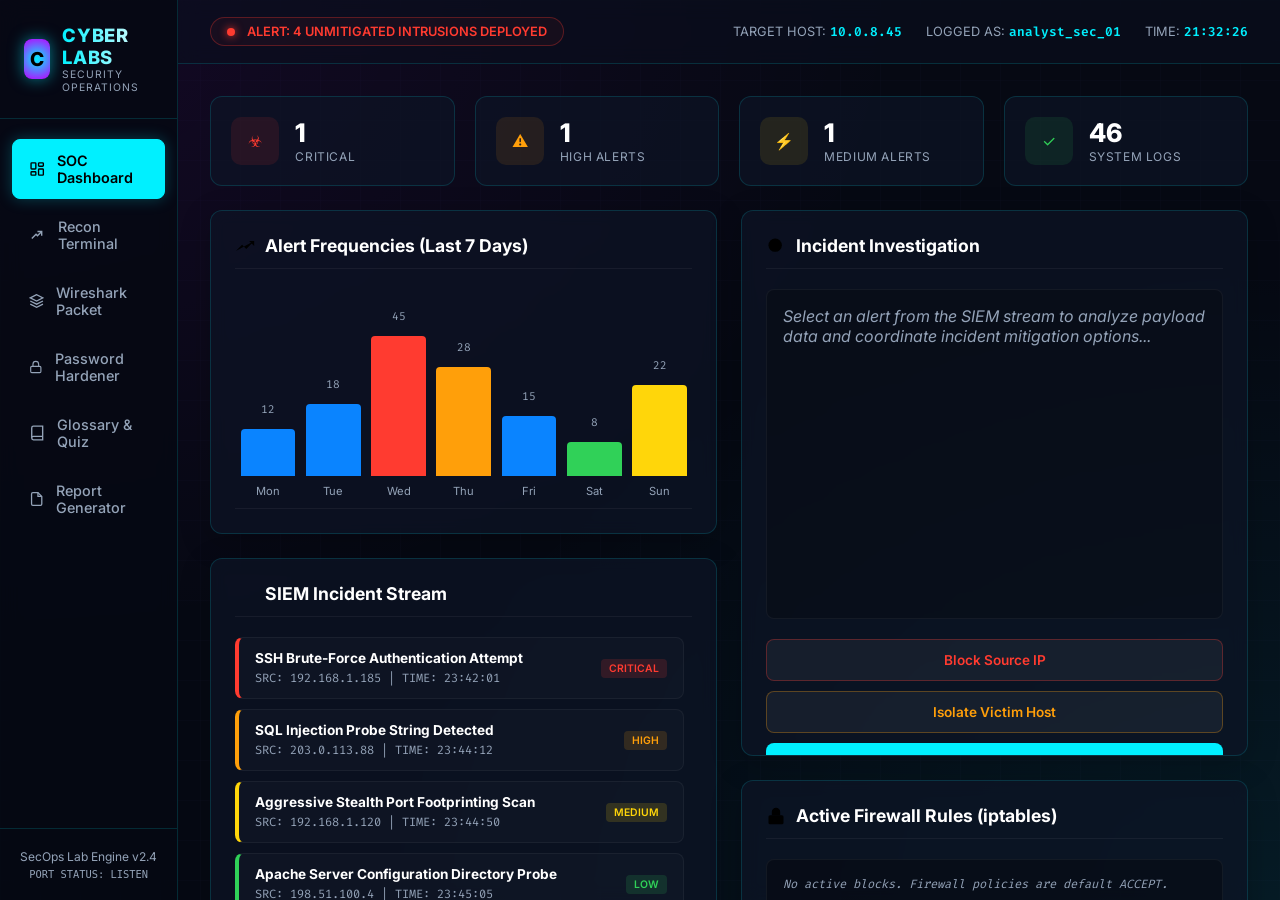
<file: P1/index.html>
<!DOCTYPE html>
<html lang="en">
<head>
  <meta charset="UTF-8">
  <meta name="viewport" content="width=device-width, initial-scale=1.0">
  <title>Cyber Operations Center | Interactive SecOps Lab</title>
  <link rel="stylesheet" href="styles.css">
</head>
<body>

  <div id="app-container">
    
    <!-- Sidebar Navigation -->
    <aside id="sidebar">
      <div class="sidebar-header">
        <div class="logo-icon">C</div>
        <div class="logo-text">
          <h1>CYBER LABS</h1>
          <p>Security Operations</p>
        </div>
      </div>
      
      <nav class="nav-menu">
        <li class="nav-item active" data-tab="soc">
          <svg viewBox="0 0 24 24"><rect x="3" y="3" width="7" height="9" rx="1"/><rect x="14" y="3" width="7" height="5" rx="1"/><rect x="14" y="12" width="7" height="9" rx="1"/><rect x="3" y="16" width="7" height="5" rx="1"/></svg>
          SOC Dashboard
        </li>
        <li class="nav-item" data-tab="recon">
          <svg viewBox="0 0 24 24"><polyline points="4 17 10 11 12 13 18 7"/><polyline points="12 7 18 7 18 13"/></svg>
          Recon Terminal
        </li>
        <li class="nav-item" data-tab="wireshark">
          <svg viewBox="0 0 24 24"><path d="M12 2L2 7l10 5 10-5-10-5zM2 17l10 5 10-5M2 12l10 5 10-5"/></svg>
          Wireshark Packet
        </li>
        <li class="nav-item" data-tab="password">
          <svg viewBox="0 0 24 24"><rect x="3" y="11" width="18" height="11" rx="2" ry="2"/><path d="M7 11V7a5 5 0 0 1 10 0v4"/></svg>
          Password Hardener
        </li>
        <li class="nav-item" data-tab="glossary">
          <svg viewBox="0 0 24 24"><path d="M4 19.5A2.5 2.5 0 0 1 6.5 17H20M4 4.5A2.5 2.5 0 0 1 6.5 2H20v20H6.5a2.5 2.5 0 0 1-2.5-2.5v-15z"/></svg>
          Glossary & Quiz
        </li>
        <li class="nav-item" data-tab="report">
          <svg viewBox="0 0 24 24"><path d="M14 2H6a2 2 0 0 0-2 2v16a2 2 0 0 0 2 2h12a2 2 0 0 0 2-2V8z"/><polyline points="14 2 14 8 20 8"/></svg>
          Report Generator
        </li>
      </nav>
      
      <div class="sidebar-footer">
        <p>SecOps Lab Engine v2.4</p>
        <p style="margin-top: 4px; font-family: monospace; font-size: 0.65rem;">PORT STATUS: LISTEN</p>
      </div>
    </aside>
    
    <!-- Main Dashboard Body -->
    <main id="main-content">
      
      <!-- Top Bar Status Indicators -->
      <header id="topbar">
        <div class="system-status" id="sys-status-indicator">
          <div class="status-dot"></div>
          <span id="sys-status-text">SECURE: SYSTEM STATUS NORMAL</span>
        </div>
        
        <div class="topbar-info">
          <div class="info-item">TARGET HOST: <span id="current-target-ip">10.0.8.45</span></div>
          <div class="info-item">LOGGED AS: <span>analyst_sec_01</span></div>
          <div class="info-item">TIME: <span id="live-clock">23:45:57</span></div>
        </div>
      </header>
      
      <!-- TAB 1: SOC DASHBOARD -->
      <section id="tab-soc" class="tab-view active">
        <!-- Stat Row -->
        <div class="soc-stats">
          <div class="stat-widget critical">
            <div class="stat-icon">☣</div>
            <div class="stat-info">
              <div class="stat-value" id="count-critical">4</div>
              <div class="stat-label">Critical</div>
            </div>
          </div>
          <div class="stat-widget high">
            <div class="stat-icon">⚠</div>
            <div class="stat-info">
              <div class="stat-value" id="count-high">12</div>
              <div class="stat-label">High Alerts</div>
            </div>
          </div>
          <div class="stat-widget medium">
            <div class="stat-icon">⚡</div>
            <div class="stat-info">
              <div class="stat-value" id="count-medium">22</div>
              <div class="stat-label">Medium Alerts</div>
            </div>
          </div>
          <div class="stat-widget low">
            <div class="stat-icon">✓</div>
            <div class="stat-info">
              <div class="stat-value" id="count-low">45</div>
              <div class="stat-label">System Logs</div>
            </div>
          </div>
        </div>
        
        <!-- Dashboard Grid -->
        <div class="grid-2">
          <!-- Left Column: Chart & Feed -->
          <div style="display: flex; flex-direction: column; gap: 24px;">
            <!-- Alert Trend Card -->
            <div class="card">
              <h2 class="card-title">
                <svg viewBox="0 0 24 24"><polyline points="23 6 13.5 15.5 8.5 10.5 1 18"/><polyline points="17 6 23 6 23 12"/></svg>
                Alert Frequencies (Last 7 Days)
              </h2>
              <div class="chart-container">
                <div class="chart-bar-wrap">
                  <div class="chart-bar-value">12</div>
                  <div class="chart-bar" style="height: 25%; background: var(--info);"></div>
                  <div class="chart-bar-label">Mon</div>
                </div>
                <div class="chart-bar-wrap">
                  <div class="chart-bar-value">18</div>
                  <div class="chart-bar" style="height: 38%; background: var(--info);"></div>
                  <div class="chart-bar-label">Tue</div>
                </div>
                <div class="chart-bar-wrap">
                  <div class="chart-bar-value">45</div>
                  <div class="chart-bar" style="height: 90%; background: var(--critical);"></div>
                  <div class="chart-bar-label">Wed</div>
                </div>
                <div class="chart-bar-wrap">
                  <div class="chart-bar-value">28</div>
                  <div class="chart-bar" style="height: 58%; background: var(--high);"></div>
                  <div class="chart-bar-label">Thu</div>
                </div>
                <div class="chart-bar-wrap">
                  <div class="chart-bar-value">15</div>
                  <div class="chart-bar" style="height: 32%; background: var(--info);"></div>
                  <div class="chart-bar-label">Fri</div>
                </div>
                <div class="chart-bar-wrap">
                  <div class="chart-bar-value">8</div>
                  <div class="chart-bar" style="height: 18%; background: var(--low);"></div>
                  <div class="chart-bar-label">Sat</div>
                </div>
                <div class="chart-bar-wrap">
                  <div class="chart-bar-value">22</div>
                  <div class="chart-bar" style="height: 48%; background: var(--medium);"></div>
                  <div class="chart-bar-label">Sun</div>
                </div>
              </div>
            </div>
            
            <!-- Live SIEM Logs -->
            <div class="card" style="flex-grow: 1;">
              <h2 class="card-title">
                <svg viewBox="0 0 24 24"><line x1="8" y1="6" x2="21" y2="6"/><line x1="8" y1="12" x2="21" y2="12"/><line x1="8" y1="18" x2="21" y2="18"/><line x1="3" y1="6" x2="3.01" y2="6"/><line x1="3" y1="12" x2="3.01" y2="12"/><line x1="3" y1="18" x2="3.01" y2="18"/></svg>
                SIEM Incident Stream
              </h2>
              <div class="alert-feed" id="siem-alert-feed">
                <!-- Log entries will be populated by JS -->
              </div>
            </div>
          </div>
          
          <!-- Right Column: Details & Actions -->
          <div style="display: flex; flex-direction: column; gap: 24px;">
            <!-- Investigation Desk -->
            <div class="card" style="flex-grow: 1;">
              <h2 class="card-title">
                <svg viewBox="0 0 24 24"><circle cx="11" cy="11" r="8"/><line x1="21" y1="21" x2="16.65" y2="16.65"/></svg>
                Incident Investigation
              </h2>
              <div class="soc-incident-panel">
                <div class="incident-details" id="incident-details-box">
                  <p style="color: var(--text-muted); font-style: italic;">Select an alert from the SIEM stream to analyze payload data and coordinate incident mitigation options...</p>
                </div>
                <div class="soc-actions">
                  <button class="soc-action-btn btn-block-ip" id="btn-block-ip" disabled>Block Source IP</button>
                  <button class="soc-action-btn btn-isolate-host" id="btn-isolate-host" disabled>Isolate Victim Host</button>
                  <button class="soc-action-btn btn-resolve" id="btn-resolve-alert" disabled>Mark Incident Resolved</button>
                </div>
              </div>
            </div>
            
            <!-- Firewall Panel -->
            <div class="card">
              <h2 class="card-title">
                <svg viewBox="0 0 24 24"><rect x="3" y="11" width="18" height="11" rx="2" ry="2"/><path d="M7 11V7a5 5 0 0 1 10 0v4"/></svg>
                Active Firewall Rules (iptables)
              </h2>
              <div class="firewall-log-box" id="firewall-rules-list">
                <!-- Firewall list populated by JS -->
                <div class="firewall-rule" style="color: var(--text-muted); font-style: italic;">No active blocks. Firewall policies are default ACCEPT.</div>
              </div>
            </div>
          </div>
        </div>
      </section>
      
      <!-- TAB 2: RECONNAISSANCE TERMINAL -->
      <section id="tab-recon" class="tab-view">
        <div class="card" style="margin-bottom: 24px;">
          <h2 class="card-title">
            <svg viewBox="0 0 24 24"><polyline points="4 17 10 11 12 13 18 7"/><polyline points="12 7 18 7 18 13"/></svg>
            Command Line Active Reconnaissance Simulator
          </h2>
          <p style="font-size: 0.85rem; color: var(--text-muted); margin-bottom: 16px;">
            Simulate running vulnerability scanning and footprinting tools on a mock destination environment (<span style="color: var(--primary); font-family: monospace;">10.0.8.45</span>). Type <span style="font-family: monospace; color: var(--primary);">help</span> to view available terminal command options.
          </p>
          
          <div class="terminal-window">
            <div class="terminal-header">
              <div class="terminal-title">
                <span style="display: inline-block; width: 8px; height: 8px; border-radius: 50%; background: var(--terminal-text); box-shadow: 0 0 8px var(--terminal-text);"></span>
                bash -- analyst@secops-terminal:~
              </div>
              <div class="terminal-controls">
                <span class="term-dot"></span>
                <span class="term-dot yellow"></span>
                <span class="term-dot green"></span>
              </div>
            </div>
            <div class="terminal-body" id="term-body">
              <div class="term-line">SecOps Console OS v1.0.8-kali (tty1)</div>
              <div class="term-line">Initialize active host scanning procedures on safe simulation environments.</div>
              <div class="term-line">Type "help" for interactive guidance.</div>
              <div class="term-line"></div>
              
              <div class="term-input-line">
                <span class="term-prompt">analyst@secops:~$</span>
                <input type="text" class="term-input" id="terminal-input" autofocus autocomplete="off" spellcheck="false">
              </div>
            </div>
          </div>
        </div>
        
        <!-- Flags Reference Table -->
        <div class="card">
          <h2 class="card-title">
            <svg viewBox="0 0 24 24"><path d="M4 19.5A2.5 2.5 0 0 1 6.5 17H20M4 4.5A2.5 2.5 0 0 1 6.5 2H20v20H6.5a2.5 2.5 0 0 1-2.5-2.5v-15z"/></svg>
            Interactive Port Scan Reference Card
          </h2>
          <p style="font-size: 0.85rem; color: var(--text-muted);">Click on a command below to copy it directly into your simulation terminal console above.</p>
          
          <table class="flag-table">
            <thead>
              <tr>
                <th>Command Type</th>
                <th>CLI Snippet (Click to Prefill)</th>
                <th>Function Description</th>
              </tr>
            </thead>
            <tbody>
              <tr>
                <td><strong>Nmap TCP Syn Scan</strong></td>
                <td><code class="flag-badge" style="cursor: pointer;" onclick="prefillTerminal('nmap -sS -p 80,443,8080 10.0.8.45')">nmap -sS -p 80,443,8080 10.0.8.45</code></td>
                <td>Perform stealthy TCP SYN port scan against ports 80, 443, and 8080.</td>
              </tr>
              <tr>
                <td><strong>Nmap Service Version Check</strong></td>
                <td><code class="flag-badge" style="cursor: pointer;" onclick="prefillTerminal('nmap -sV -O 10.0.8.45')">nmap -sV -O 10.0.8.45</code></td>
                <td>Determine operating system footprint and service software version strings.</td>
              </tr>
              <tr>
                <td><strong>Nmap Full Scan</strong></td>
                <td><code class="flag-badge" style="cursor: pointer;" onclick="prefillTerminal('nmap -A -p- 10.0.8.45')">nmap -A -p- 10.0.8.45</code></td>
                <td>Aggressive comprehensive scan (OS detection, version scanning, script scanning, traceroute) for all ports.</td>
              </tr>
              <tr>
                <td><strong>Nikto Vulnerability Scan</strong></td>
                <td><code class="flag-badge" style="cursor: pointer;" onclick="prefillTerminal('nikto -h http://10.0.8.45')">nikto -h http://10.0.8.45</code></td>
                <td>Assess web servers for outdated scripts, default config directories, and CGI items.</td>
              </tr>
              <tr>
                <td><strong>Nikto Custom Port Scan</strong></td>
                <td><code class="flag-badge" style="cursor: pointer;" onclick="prefillTerminal('nikto -h http://10.0.8.45 -p 8080')">nikto -h http://10.0.8.45 -p 8080</code></td>
                <td>Run Nikto vulnerability scanning operations specifically targeted to port 8080.</td>
              </tr>
            </tbody>
          </table>
        </div>
      </section>
      
      <!-- TAB 3: WIRESHARK PACKET ANALYZER -->
      <section id="tab-wireshark" class="tab-view">
        <div class="card" style="margin-bottom: 24px;">
          <h2 class="card-title">
            <svg viewBox="0 0 24 24"><path d="M12 2L2 7l10 5 10-5-10-5zM2 17l10 5 10-5M2 12l10 5 10-5"/></svg>
            Wireshark Packet Stream Analyzer & Decryptor
          </h2>
          <p style="font-size: 0.85rem; color: var(--text-muted); margin-bottom: 16px;">
            Analyze raw traffic captures between internal subnets. Toggle target packets to drill down into structural layers (IP/TCP headers) and read hex payload dumps.
          </p>
          
          <div class="wireshark-container">
            <!-- Wireshark Control/Filters Toolbar -->
            <div class="wireshark-toolbar">
              <span style="font-size: 0.75rem; color: var(--text-muted); font-weight: bold; text-transform: uppercase;">Load Session Stream:</span>
              <button class="wireshark-btn active-ws" onclick="loadPacketStream('auth')">HTTP Login Credentials Capture</button>
              <button class="wireshark-btn" onclick="loadPacketStream('sqli')">SQL Injection Attempt Capture</button>
              <button class="wireshark-btn" onclick="loadPacketStream('ddos')">DDoS Flood Capture</button>
            </div>
            
            <!-- Packet List -->
            <div class="packet-table-wrapper">
              <table class="packet-table">
                <thead>
                  <tr>
                    <th style="width: 50px;">No.</th>
                    <th style="width: 80px;">Time</th>
                    <th style="width: 130px;">Source</th>
                    <th style="width: 130px;">Destination</th>
                    <th style="width: 80px;">Protocol</th>
                    <th style="width: 60px;">Length</th>
                    <th>Info</th>
                  </tr>
                </thead>
                <tbody id="wireshark-packet-body">
                  <!-- Packets populated by JS -->
                </tbody>
              </table>
            </div>
            
            <!-- Wireshark Detail Panes -->
            <div class="wireshark-panes">
              <!-- Frame details -->
              <div class="detail-pane" id="wireshark-tree-pane">
                <div class="detail-node" style="color: var(--text-muted); font-style: italic;">
                  Select a packet to view decoded header breakdown fields...
                </div>
              </div>
              
              <!-- Hex Dump pane -->
              <div class="hex-pane" id="wireshark-hex-pane">
                <div style="color: var(--text-muted); font-style: italic;">
                  Select a packet to inspect binary hex structure representation...
                </div>
              </div>
            </div>
          </div>
          
          <!-- Packet Analysis Challenge -->
          <div class="challenge-banner">
            <div>
              <h3 style="font-size: 0.95rem; color: #fff; margin-bottom: 4px;">🎯 Laboratory Challenge: Find the Leaked Credentials</h3>
              <p style="font-size: 0.75rem; color: var(--text-muted); max-width: 650px;">
                Analyze the "HTTP Login Credentials Capture" stream. Find the insecure HTTP POST packet, scroll down into the hex/ASCII payload representation, identify the leaked plaintext username and password credentials, and submit them below!
              </p>
            </div>
            <div class="challenge-input-box">
              <input type="text" class="challenge-input" id="challenge-flag-input" placeholder="Format: username:password">
              <button class="btn btn-primary" onclick="checkChallengeFlag()">Submit Flag</button>
            </div>
          </div>
        </div>
      </section>
      
      <!-- TAB 4: PASSWORD HARDENING SIMULATOR -->
      <section id="tab-password" class="tab-view">
        <div class="grid-2">
          <!-- Password Input & Metrics -->
          <div class="card">
            <h2 class="card-title">
              <svg viewBox="0 0 24 24"><rect x="3" y="11" width="18" height="11" rx="2" ry="2"/><path d="M7 11V7a5 5 0 0 1 10 0v4"/></svg>
              Real-Time Entropy & Crack Time Analyzer
            </h2>
            <p style="font-size: 0.85rem; color: var(--text-muted); margin-bottom: 20px;">
              Input custom passwords to calculate brute-force calculations based on dictionary lists, keyboard patterns, and Shannon entropy scores.
            </p>
            
            <div class="pwd-input-wrap">
              <input type="password" class="pwd-input" id="pwd-input-field" placeholder="Enter target password to analyze...">
              <button class="pwd-toggle-btn" id="pwd-toggle-visibility" onclick="togglePasswordVisibility()">
                <!-- Eye icon -->
                <svg width="20" height="20" fill="none" stroke="currentColor" stroke-width="2" viewBox="0 0 24 24"><path d="M1 12s4-8 11-8 11 8 11 8-4 8-11 8-11-8-11-8z"/><circle cx="12" cy="12" r="3"/></svg>
              </button>
            </div>
            
            <div class="pwd-strength-meter">
              <div class="pwd-strength-bar" id="pwd-meter-fill"></div>
            </div>
            
            <div class="pwd-strength-label">
              <span id="pwd-meter-desc">Strength: Enter a password</span>
              <span class="score" id="pwd-entropy-score">0 Bits</span>
            </div>
            
            <div class="pwd-metric-grid">
              <div class="pwd-metric-card">
                <div class="pwd-metric-val" id="pwd-character-count">0</div>
                <div class="pwd-metric-lbl">Total Characters</div>
              </div>
              <div class="pwd-metric-card">
                <div class="pwd-metric-val" id="pwd-keyspace-size">0</div>
                <div class="pwd-metric-lbl">Keyspace Size</div>
              </div>
            </div>
            
            <h3 style="font-size: 0.9rem; margin-bottom: 12px; color: #fff;">Improvement Recommendations:</h3>
            <ul class="pwd-feedback-list" id="pwd-feedback-panel">
              <li>Enter a password containing lowercase, uppercase, digits, and special characters.</li>
            </ul>
          </div>
          
          <!-- Brute Force Cracking Times -->
          <div class="card">
            <h2 class="card-title">
              <svg viewBox="0 0 24 24"><circle cx="12" cy="12" r="10"/><polyline points="12 6 12 12 16 14"/></svg>
              Brute Force Crack Cost Estimations
            </h2>
            <p style="font-size: 0.85rem; color: var(--text-muted); margin-bottom: 20px;">
              Comparative cracking estimations based on standard hardware brute-force speeds (guessing speeds at billions of hashes per second).
            </p>
            
            <table class="crack-time-table">
              <tbody>
                <tr id="row-crack-gpu" class="critical">
                  <td class="device-name">Standard GPU Cluster (100 GH/s)</td>
                  <td class="time-val" id="time-gpu">Instant</td>
                </tr>
                <tr id="row-crack-botnet" class="high">
                  <td class="device-name">Distributed Botnet (10 TH/s)</td>
                  <td class="time-val" id="time-botnet">Instant</td>
                </tr>
                <tr id="row-crack-super" class="medium">
                  <td class="device-name">State Supercomputer (500 TH/s)</td>
                  <td class="time-val" id="time-super">Instant</td>
                </tr>
                <tr id="row-crack-quantum" class="low">
                  <td class="device-name">Quantum Guessing (100 PH/s)</td>
                  <td class="time-val" id="time-quantum">Instant</td>
                </tr>
              </tbody>
            </table>
            
            <div style="margin-top: 24px; padding: 16px; border-radius: 8px; background: rgba(0, 240, 255, 0.03); border: 1px solid var(--border-color);">
              <h4 style="font-size: 0.85rem; color: var(--primary); margin-bottom: 6px;">💡 Real-world Tip: Entropy is Key</h4>
              <p style="font-size: 0.75rem; color: var(--text-muted); line-height: 1.4;">
                A longer passphrase (e.g., 4 random words: <span style="font-family: monospace; color:#fff;">correcthorsebatterystaple</span>) yields significantly higher entropy bits than a shorter, complex password (e.g. <span style="font-family: monospace; color:#fff;">Tr0ub4dor&amp;3</span>), and is much harder to break via dictionary or brute force attacks!
              </p>
            </div>
          </div>
        </div>
      </section>
      
      <!-- TAB 5: GLOSSARY & QUIZ -->
      <section id="tab-glossary" class="tab-view">
        <div class="glossary-controls">
          <div style="display: flex; gap: 12px;">
            <button class="btn btn-primary" id="toggle-glossary-view" onclick="switchGlossarySubtab('glossary')">Flashcards Glossary</button>
            <button class="btn btn-outline" id="toggle-quiz-view" onclick="switchGlossarySubtab('quiz')">Take Quiz Challenge</button>
          </div>
          <input type="text" class="glossary-search" id="glossary-search-bar" placeholder="Search glossary terms..." oninput="filterGlossaryCards()">
        </div>
        
        <!-- SUB-TAB 5A: GLOSSARY FLASHCARDS -->
        <div id="subtab-glossary">
          <div class="flashcard-grid" id="flashcard-grid-container">
            <!-- Cards populated dynamically by JS -->
          </div>
        </div>
        
        <!-- SUB-TAB 5B: QUIZ CHALLENGE -->
        <div id="subtab-quiz" style="display: none;">
          <div class="card quiz-container">
            <!-- Quiz Active Screen -->
            <div id="quiz-active-screen">
              <div class="quiz-header">
                <span>Question <span id="quiz-question-number">1</span> of 10</span>
                <span>Current Score: <span id="quiz-score-indicator">0</span></span>
              </div>
              <div class="quiz-progress-bar">
                <div class="quiz-progress-fill" id="quiz-progress-fill-bar"></div>
              </div>
              <h3 class="quiz-question" id="quiz-question-text">Loading question metadata...</h3>
              <div class="quiz-options" id="quiz-options-wrapper">
                <!-- Loaded options -->
              </div>
              <div class="quiz-feedback" id="quiz-feedback-box">
                <!-- Correct/Incorrect explanations -->
              </div>
              <div style="text-align: right;">
                <button class="quiz-next-btn" id="quiz-submit-next-btn" onclick="handleQuizNext()">Next Question</button>
              </div>
            </div>
            
            <!-- Quiz Results Screen -->
            <div id="quiz-result-screen" style="display: none;" class="quiz-results">
              <div class="completion-badge">
                <div class="badge-inner">
                  <svg viewBox="0 0 24 24"><circle cx="12" cy="12" r="10"/><path d="M9 12l2 2 4-4"/></svg>
                </div>
              </div>
              <h2 style="font-size: 1.6rem; color: #fff; margin-bottom: 8px;">SecOps Quiz Certified!</h2>
              <p style="color: var(--text-muted); font-size: 0.9rem; margin-bottom: 24px;">
                You scored <strong style="color: var(--primary);" id="quiz-final-score">8/10</strong> (<span id="quiz-final-percentage">80%</span>).
              </p>
              <div id="quiz-pass-feedback" style="margin-bottom: 24px; padding: 16px; border-radius: 8px; font-size: 0.85rem;">
                <!-- Customized badge feedback -->
              </div>
              <button class="btn btn-primary" onclick="restartQuiz()">Restart Assessment</button>
            </div>
          </div>
        </div>
      </section>
      
      <!-- TAB 6: VULNERABILITY REPORT GENERATOR -->
      <section id="tab-report" class="tab-view">
        <div class="report-layout">
          <!-- Form Configurator -->
          <div class="card">
            <h2 class="card-title">
              <svg viewBox="0 0 24 24"><path d="M14 2H6a2 2 0 0 0-2 2v16a2 2 0 0 0 2 2h12a2 2 0 0 0 2-2V8z"/><polyline points="14 2 14 8 20 8"/></svg>
              Report Builder
            </h2>
            <div class="form-group">
              <label for="rep-target">Target IP / Domain</label>
              <input type="text" id="rep-target" class="form-input" value="10.0.8.45" oninput="updateReportPreview()">
            </div>
            <div class="form-group">
              <label for="rep-scan-type">Footprinting Method</label>
              <select id="rep-scan-type" class="form-select" onchange="updateReportPreview()">
                <option value="Nmap Port Scan">Nmap Active Port Scan</option>
                <option value="Nikto Web Assessment">Nikto Web Vulnerability Scan</option>
                <option value="Comprehensive Audit">Comprehensive SecOps Audit</option>
              </select>
            </div>
            
            <div class="form-group">
              <label>Critical Findings Count</label>
              <div class="slider-group">
                <input type="range" id="rep-critical" min="0" max="10" value="2" oninput="updateReportPreview()">
                <span class="slider-val" id="val-critical">2</span>
              </div>
            </div>
            <div class="form-group">
              <label>High Findings Count</label>
              <div class="slider-group">
                <input type="range" id="rep-high" min="0" max="15" value="4" oninput="updateReportPreview()">
                <span class="slider-val" id="val-high">4</span>
              </div>
            </div>
            <div class="form-group">
              <label>Medium Findings Count</label>
              <div class="slider-group">
                <input type="range" id="rep-medium" min="0" max="25" value="8" oninput="updateReportPreview()">
                <span class="slider-val" id="val-medium">8</span>
              </div>
            </div>
            <div class="form-group">
              <label>Low Findings Count</label>
              <div class="slider-group">
                <input type="range" id="rep-low" min="0" max="50" value="15" oninput="updateReportPreview()">
                <span class="slider-val" id="val-low">15</span>
              </div>
            </div>
            
            <div class="form-group">
              <label for="rep-findings">Executive Vulnerability Findings</label>
              <textarea id="rep-findings" class="form-textarea" oninput="updateReportPreview()">Scanning target host 10.0.8.45 revealed multiple security gaps. Port 80 is hosting an outdated Apache server with CGI directories accessible. Port 22 is subject to SSH brute-forcing attempts due to slow authentication limits.</textarea>
            </div>
            
            <div class="form-group">
              <label for="rep-recs">Mitigation & Hardening Actions</label>
              <textarea id="rep-recs" class="form-textarea" oninput="updateReportPreview()">1. Close port 80 or enforce reverse proxies.
2. Upgrade SSH config to reject basic root logins and install Fail2ban rate limiting.
3. Establish firewall rules to block IPs generating brute-force anomalies.</textarea>
            </div>
            
            <button class="btn btn-primary" style="width: 100%; justify-content: center; margin-top: 10px;" onclick="printReportDocument()">
              <svg viewBox="0 0 24 24"><path d="M6 9V2h12v7M6 18H4a2 2 0 0 1-2-2v-5a2 2 0 0 1 2-2h16a2 2 0 0 1 2 2v5a2 2 0 0 1-2 2h-2"/><rect x="6" y="14" width="12" height="8"/></svg>
              Export Report (PDF)
            </button>
          </div>
          
          <!-- Live Preview Sheet container -->
          <div class="report-sheet-wrapper">
            <div class="report-sheet" id="print-sheet-preview">
              <!-- Report markup generated dynamically -->
            </div>
          </div>
        </div>
      </section>
      
    </main>
  </div>

  <script src="app.js"></script>
</body>
</html>
</file>
<file: P1/styles.css>
@import url('https://fonts.googleapis.com/css2?family=Fira+Code:wght@400;500;700&family=Inter:wght@300;400;500;600;700;800&display=swap');

:root {
  --bg-color: #060913;
  --bg-card: rgba(13, 20, 38, 0.7);
  --bg-card-hover: rgba(19, 29, 54, 0.85);
  --border-color: rgba(0, 240, 255, 0.15);
  --border-glow: rgba(0, 240, 255, 0.35);
  --text-main: #f1f5f9;
  --text-muted: #94a3b8;
  
  --primary: #00f0ff;
  --secondary: #bd00ff;
  
  --critical: #ff3b30;
  --high: #ff9f0a;
  --medium: #ffd60a;
  --low: #30d158;
  --info: #0a84ff;
  
  --terminal-bg: #05070c;
  --terminal-text: #00ff66;
  
  --glow-shadow-primary: 0 0 10px rgba(0, 240, 255, 0.3);
  --glow-shadow-critical: 0 0 15px rgba(255, 59, 48, 0.4);
  --font-sans: 'Inter', -apple-system, BlinkMacSystemFont, "Segoe UI", Roboto, sans-serif;
  --font-mono: 'Fira Code', monospace;
}

* {
  box-sizing: border-box;
  margin: 0;
  padding: 0;
}

body {
  background-color: var(--bg-color);
  color: var(--text-main);
  font-family: var(--font-sans);
  min-height: 100vh;
  overflow-x: hidden;
  background-image: 
    radial-gradient(at 0% 0%, rgba(189, 0, 255, 0.08) 0px, transparent 50%),
    radial-gradient(at 100% 100%, rgba(0, 240, 255, 0.08) 0px, transparent 50%),
    linear-gradient(rgba(10, 15, 30, 0.4) 1px, transparent 1px),
    linear-gradient(90deg, rgba(10, 15, 30, 0.4) 1px, transparent 1px);
  background-size: 100% 100%, 100% 100%, 40px 40px, 40px 40px;
}

/* Custom Scrollbar */
::-webkit-scrollbar {
  width: 8px;
  height: 8px;
}
::-webkit-scrollbar-track {
  background: rgba(10, 15, 30, 0.5);
}
::-webkit-scrollbar-thumb {
  background: rgba(0, 240, 255, 0.2);
  border-radius: 4px;
}
::-webkit-scrollbar-thumb:hover {
  background: rgba(0, 240, 255, 0.4);
}

/* Layout Framework */
#app-container {
  display: flex;
  height: 100vh;
  width: 100vw;
  overflow: hidden;
}

/* Sidebar Styling */
#sidebar {
  width: 280px;
  background: rgba(6, 9, 19, 0.9);
  border-right: 1px solid var(--border-color);
  display: flex;
  flex-direction: column;
  backdrop-filter: blur(10px);
  z-index: 100;
  transition: all 0.3s ease;
}

.sidebar-header {
  padding: 24px;
  border-bottom: 1px solid var(--border-color);
  display: flex;
  align-items: center;
  gap: 12px;
}

.logo-icon {
  width: 40px;
  height: 40px;
  background: radial-gradient(circle, var(--primary) 0%, var(--secondary) 100%);
  border-radius: 8px;
  display: flex;
  align-items: center;
  justify-content: center;
  color: #000;
  font-weight: 800;
  font-size: 1.2rem;
  box-shadow: 0 0 15px rgba(0, 240, 255, 0.5);
}

.logo-text h1 {
  font-size: 1.15rem;
  font-weight: 800;
  letter-spacing: 0.05em;
  background: linear-gradient(90deg, var(--primary), #ffffff);
  -webkit-background-clip: text;
  -webkit-text-fill-color: transparent;
}

.logo-text p {
  font-size: 0.65rem;
  color: var(--text-muted);
  text-transform: uppercase;
  letter-spacing: 0.1em;
}

.nav-menu {
  list-style: none;
  padding: 20px 12px;
  flex-grow: 1;
  display: flex;
  flex-direction: column;
  gap: 6px;
  overflow-y: auto;
}

.nav-item {
  display: flex;
  align-items: center;
  gap: 12px;
  padding: 12px 16px;
  color: var(--text-muted);
  text-decoration: none;
  border-radius: 8px;
  font-size: 0.9rem;
  font-weight: 500;
  cursor: pointer;
  transition: all 0.2s ease;
  border: 1px solid transparent;
}

.nav-item:hover {
  color: var(--text-main);
  background: rgba(255, 255, 255, 0.03);
  border-color: rgba(255, 255, 255, 0.05);
}

.nav-item.active {
  color: #000;
  background: var(--primary);
  font-weight: 600;
  box-shadow: 0 0 15px rgba(0, 240, 255, 0.25);
  border-color: var(--primary);
}

.nav-item svg {
  width: 20px;
  height: 20px;
  stroke: currentColor;
  stroke-width: 2;
  fill: none;
}

.nav-item.active svg {
  stroke: #000;
}

.sidebar-footer {
  padding: 20px;
  border-top: 1px solid var(--border-color);
  font-size: 0.75rem;
  color: var(--text-muted);
  text-align: center;
}

/* Main Content Area */
#main-content {
  flex-grow: 1;
  display: flex;
  flex-direction: column;
  overflow: hidden;
}

/* Top bar status indicators */
#topbar {
  height: 70px;
  background: rgba(10, 15, 30, 0.6);
  border-bottom: 1px solid var(--border-color);
  backdrop-filter: blur(10px);
  padding: 0 32px;
  display: flex;
  align-items: center;
  justify-content: space-between;
}

.system-status {
  display: flex;
  align-items: center;
  gap: 12px;
  background: rgba(0, 255, 102, 0.05);
  border: 1px solid rgba(0, 255, 102, 0.2);
  padding: 6px 16px;
  border-radius: 20px;
  font-size: 0.8rem;
  font-weight: 600;
  color: var(--low);
  transition: all 0.3s ease;
}

.system-status.alerted {
  background: rgba(255, 59, 48, 0.05);
  border: 1px solid rgba(255, 59, 48, 0.3);
  color: var(--critical);
  animation: pulse-border 1.5s infinite;
}

.status-dot {
  width: 8px;
  height: 8px;
  border-radius: 50%;
  background: var(--low);
  box-shadow: 0 0 8px var(--low);
}

.system-status.alerted .status-dot {
  background: var(--critical);
  box-shadow: 0 0 8px var(--critical);
  animation: blink-dot 0.8s infinite;
}

.topbar-info {
  display: flex;
  gap: 24px;
  font-size: 0.8rem;
  color: var(--text-muted);
}

.info-item span {
  color: var(--primary);
  font-weight: 600;
  font-family: var(--font-mono);
}

/* View Wrapper */
.tab-view {
  flex-grow: 1;
  padding: 32px;
  overflow-y: auto;
  display: none;
}

.tab-view.active {
  display: block;
}

/* Utility Layout Elements */
.grid-2 {
  display: grid;
  grid-template-columns: 1fr 1fr;
  gap: 24px;
}

.grid-3 {
  display: grid;
  grid-template-columns: repeat(3, 1fr);
  gap: 24px;
}

.card {
  background: var(--bg-card);
  border: 1px solid var(--border-color);
  border-radius: 12px;
  padding: 24px;
  box-shadow: 0 8px 32px rgba(0, 0, 0, 0.2);
  backdrop-filter: blur(8px);
  position: relative;
  overflow: hidden;
  transition: border-color 0.3s ease, box-shadow 0.3s ease;
}

.card:hover {
  border-color: var(--border-glow);
  box-shadow: 0 8px 32px rgba(0, 240, 255, 0.05);
}

.card-title {
  font-size: 1.1rem;
  font-weight: 700;
  margin-bottom: 20px;
  color: #fff;
  display: flex;
  align-items: center;
  gap: 10px;
  border-bottom: 1px solid rgba(255,255,255,0.05);
  padding-bottom: 12px;
}

.card-title svg {
  color: var(--primary);
  width: 20px;
  height: 20px;
}

/* TAB 1: SOC Dashboard */
.soc-stats {
  display: grid;
  grid-template-columns: repeat(4, 1fr);
  gap: 20px;
  margin-bottom: 24px;
}

.stat-widget {
  background: var(--bg-card);
  border: 1px solid var(--border-color);
  border-radius: 12px;
  padding: 20px;
  display: flex;
  align-items: center;
  gap: 16px;
}

.stat-icon {
  width: 48px;
  height: 48px;
  border-radius: 10px;
  display: flex;
  align-items: center;
  justify-content: center;
}

.stat-info .stat-value {
  font-size: 1.6rem;
  font-weight: 800;
  color: #fff;
  line-height: 1.2;
}

.stat-info .stat-label {
  font-size: 0.75rem;
  color: var(--text-muted);
  text-transform: uppercase;
  letter-spacing: 0.05em;
}

.stat-widget.critical .stat-icon { background: rgba(255, 59, 48, 0.1); color: var(--critical); }
.stat-widget.high .stat-icon { background: rgba(255, 159, 10, 0.1); color: var(--high); }
.stat-widget.medium .stat-icon { background: rgba(255, 214, 10, 0.1); color: var(--medium); }
.stat-widget.low .stat-icon { background: rgba(48, 209, 88, 0.1); color: var(--low); }

/* SVG Chart styling */
.chart-container {
  height: 220px;
  width: 100%;
  display: flex;
  align-items: flex-end;
  justify-content: space-around;
  padding-top: 20px;
  border-bottom: 1px solid rgba(255,255,255,0.05);
  padding-bottom: 10px;
}

.chart-bar-wrap {
  display: flex;
  flex-direction: column;
  align-items: center;
  gap: 8px;
  height: 100%;
  justify-content: flex-end;
  width: 12%;
}

.chart-bar {
  width: 100%;
  border-radius: 4px 4px 0 0;
  transition: height 1s ease-in-out;
  position: relative;
}

.chart-bar-value {
  font-size: 0.7rem;
  font-family: var(--font-mono);
  color: var(--text-muted);
  margin-bottom: 4px;
}

.chart-bar-label {
  font-size: 0.7rem;
  color: var(--text-muted);
  text-align: center;
  max-width: 60px;
}

/* SIEM Live Alerts */
.siem-controls {
  margin-top: 15px;
  display: flex;
  gap: 10px;
}

.alert-feed {
  max-height: 380px;
  overflow-y: auto;
  display: flex;
  flex-direction: column;
  gap: 10px;
  padding-right: 8px;
}

.alert-item {
  display: flex;
  align-items: center;
  justify-content: space-between;
  padding: 12px 16px;
  background: rgba(255, 255, 255, 0.02);
  border: 1px solid rgba(255,255,255,0.05);
  border-radius: 8px;
  cursor: pointer;
  transition: all 0.2s ease;
}

.alert-item:hover {
  background: rgba(255, 255, 255, 0.04);
  border-color: rgba(255, 255, 255, 0.1);
}

.alert-item.selected {
  border-color: var(--primary);
  background: rgba(0, 240, 255, 0.03);
}

.alert-item.unresolved {
  border-left-width: 4px;
}

.alert-item.unresolved.severity-critical { border-left-color: var(--critical); }
.alert-item.unresolved.severity-high { border-left-color: var(--high); }
.alert-item.unresolved.severity-medium { border-left-color: var(--medium); }
.alert-item.unresolved.severity-low { border-left-color: var(--low); }

.alert-item.resolved {
  opacity: 0.6;
  border-left: 4px solid var(--text-muted);
}

.alert-meta {
  display: flex;
  flex-direction: column;
  gap: 4px;
}

.alert-meta .alert-name {
  font-size: 0.85rem;
  font-weight: 700;
  color: #fff;
}

.alert-meta .alert-ip-time {
  font-size: 0.75rem;
  color: var(--text-muted);
  font-family: var(--font-mono);
}

.alert-badge {
  font-size: 0.65rem;
  text-transform: uppercase;
  padding: 3px 8px;
  border-radius: 4px;
  font-weight: 600;
}

.alert-badge.badge-critical { background: rgba(255, 59, 48, 0.15); color: var(--critical); }
.alert-badge.badge-high { background: rgba(255, 159, 10, 0.15); color: var(--high); }
.alert-badge.badge-medium { background: rgba(255, 214, 10, 0.15); color: var(--medium); }
.alert-badge.badge-low { background: rgba(48, 209, 88, 0.15); color: var(--low); }

/* SOC Detail / Action panel */
.soc-incident-panel {
  display: flex;
  flex-direction: column;
  height: 100%;
  justify-content: space-between;
}

.incident-details {
  background: rgba(0, 0, 0, 0.2);
  border: 1px solid rgba(255,255,255,0.05);
  border-radius: 8px;
  padding: 16px;
  margin-bottom: 20px;
  flex-grow: 1;
}

.incident-info-row {
  margin-bottom: 12px;
  font-size: 0.85rem;
}

.incident-info-row span.label {
  color: var(--text-muted);
  display: inline-block;
  width: 100px;
}

.incident-info-row span.value {
  color: #fff;
  font-family: var(--font-mono);
}

.incident-payload {
  margin-top: 10px;
  background: #000;
  padding: 12px;
  border-radius: 6px;
  font-family: var(--font-mono);
  font-size: 0.75rem;
  color: var(--terminal-text);
  overflow-x: auto;
  border: 1px solid rgba(255,255,255,0.08);
}

.soc-actions {
  display: flex;
  flex-direction: column;
  gap: 10px;
}

.soc-action-btn {
  display: flex;
  align-items: center;
  justify-content: center;
  gap: 8px;
  padding: 12px;
  border-radius: 8px;
  border: 1px solid transparent;
  font-family: var(--font-sans);
  font-size: 0.85rem;
  font-weight: 600;
  cursor: pointer;
  transition: all 0.2s ease;
  background: rgba(255,255,255,0.05);
  color: #fff;
}

.soc-action-btn:hover {
  background: rgba(255,255,255,0.08);
}

.soc-action-btn.btn-block-ip {
  border-color: rgba(255, 59, 48, 0.3);
  color: var(--critical);
}
.soc-action-btn.btn-block-ip:hover {
  background: rgba(255, 59, 48, 0.1);
  box-shadow: 0 0 10px rgba(255, 59, 48, 0.2);
}

.soc-action-btn.btn-isolate-host {
  border-color: rgba(255, 159, 10, 0.3);
  color: var(--high);
}
.soc-action-btn.btn-isolate-host:hover {
  background: rgba(255, 159, 10, 0.1);
  box-shadow: 0 0 10px rgba(255, 159, 10, 0.2);
}

.soc-action-btn.btn-resolve {
  background: var(--primary);
  color: #000;
}
.soc-action-btn.btn-resolve:hover {
  background: #00d2df;
  box-shadow: 0 0 12px rgba(0, 240, 255, 0.3);
}

.firewall-log-box {
  background: rgba(0,0,0,0.3);
  border: 1px solid rgba(255,255,255,0.05);
  border-radius: 8px;
  padding: 16px;
  max-height: 180px;
  overflow-y: auto;
}

.firewall-rule {
  font-family: var(--font-mono);
  font-size: 0.75rem;
  color: var(--low);
  margin-bottom: 6px;
  display: flex;
  justify-content: space-between;
}

/* TAB 2: Recon Terminal */
.terminal-window {
  background: var(--terminal-bg);
  border: 1px solid rgba(0, 240, 255, 0.3);
  box-shadow: 0 0 20px rgba(0, 240, 255, 0.15), inset 0 0 10px rgba(0,0,0,0.8);
  border-radius: 12px;
  display: flex;
  flex-direction: column;
  height: 550px;
}

.terminal-header {
  background: rgba(10, 15, 30, 0.8);
  border-bottom: 1px solid rgba(0, 240, 255, 0.2);
  padding: 10px 18px;
  display: flex;
  align-items: center;
  justify-content: space-between;
  border-top-left-radius: 11px;
  border-top-right-radius: 11px;
}

.terminal-title {
  font-family: var(--font-mono);
  font-size: 0.8rem;
  color: var(--primary);
  display: flex;
  align-items: center;
  gap: 8px;
}

.terminal-controls {
  display: flex;
  gap: 6px;
}

.term-dot {
  width: 10px;
  height: 10px;
  border-radius: 50%;
  background: #ff5f56;
}
.term-dot.yellow { background: #ffbd2e; }
.term-dot.green { background: #27c93f; }

.terminal-body {
  flex-grow: 1;
  padding: 20px;
  font-family: var(--font-mono);
  font-size: 0.85rem;
  color: var(--terminal-text);
  overflow-y: auto;
  line-height: 1.5;
  position: relative;
}

/* CRT Scanline Effect */
.terminal-body::after {
  content: "";
  position: absolute;
  top: 0; left: 0; bottom: 0; right: 0;
  background: linear-gradient(rgba(18, 16, 16, 0) 50%, rgba(0, 0, 0, 0.25) 50%), linear-gradient(90deg, rgba(255, 0, 0, 0.06), rgba(0, 255, 0, 0.02), rgba(0, 0, 255, 0.06));
  background-size: 100% 3px, 3px 100%;
  pointer-events: none;
  z-index: 10;
}

.term-line {
  margin-bottom: 6px;
  word-break: break-all;
  white-space: pre-wrap;
}

.term-input-line {
  display: flex;
  align-items: center;
  gap: 8px;
  margin-top: 10px;
}

.term-prompt {
  color: var(--primary);
  font-weight: 700;
}

.term-input {
  background: transparent;
  border: none;
  outline: none;
  color: var(--terminal-text);
  font-family: var(--font-mono);
  font-size: 0.85rem;
  flex-grow: 1;
  caret-color: var(--terminal-text);
}

.terminal-cheatsheet {
  margin-top: 24px;
}

.flag-badge {
  background: rgba(0, 240, 255, 0.1);
  border: 1px solid rgba(0, 240, 255, 0.2);
  color: var(--primary);
  padding: 2px 6px;
  border-radius: 4px;
  font-family: var(--font-mono);
  font-size: 0.75rem;
  margin-right: 4px;
}

.flag-table {
  width: 100%;
  border-collapse: collapse;
  margin-top: 10px;
  font-size: 0.8rem;
}

.flag-table th, .flag-table td {
  padding: 8px 12px;
  text-align: left;
  border-bottom: 1px solid rgba(255,255,255,0.05);
}

.flag-table th {
  color: var(--text-muted);
  font-weight: 600;
}

/* TAB 3: Wireshark Analyzer */
.wireshark-container {
  display: flex;
  flex-direction: column;
  height: 650px;
  border: 1px solid var(--border-color);
  border-radius: 12px;
  background: #111625;
  overflow: hidden;
}

.wireshark-toolbar {
  background: #1e2538;
  padding: 10px 16px;
  display: flex;
  align-items: center;
  gap: 16px;
  border-bottom: 1px solid var(--border-color);
}

.wireshark-btn {
  background: rgba(255,255,255,0.05);
  border: 1px solid rgba(255,255,255,0.1);
  color: #fff;
  padding: 6px 12px;
  border-radius: 4px;
  font-size: 0.75rem;
  cursor: pointer;
  display: flex;
  align-items: center;
  gap: 6px;
}

.wireshark-btn:hover {
  background: rgba(255,255,255,0.1);
}

.wireshark-btn.active-ws {
  background: var(--info);
  border-color: var(--info);
  color: #fff;
}

.packet-table-wrapper {
  flex-grow: 2;
  overflow-y: auto;
  background: #121824;
}

.packet-table {
  width: 100%;
  border-collapse: collapse;
  font-family: var(--font-sans);
  font-size: 0.75rem;
}

.packet-table th {
  position: sticky;
  top: 0;
  background: #1a2030;
  color: var(--text-main);
  padding: 8px 12px;
  text-align: left;
  z-index: 5;
  border-bottom: 1px solid var(--border-color);
}

.packet-table td {
  padding: 6px 12px;
  border-bottom: 1px solid rgba(255,255,255,0.02);
  cursor: pointer;
  white-space: nowrap;
}

.packet-row:hover {
  outline: 1px solid var(--primary);
}

.packet-row.selected {
  background: #004d66 !important;
  color: #ffffff !important;
}

/* Wireshark Packet Protocol Color schemes */
.packet-row.proto-http { background: #e4f4e4; color: #113f11; }
.packet-row.proto-tcp { background: #e4ecf5; color: #1e3f5f; }
.packet-row.proto-arp { background: #faf4d8; color: #5f4d1e; }
.packet-row.proto-dns { background: #f1e4f5; color: #4b1e5f; }
.packet-row.proto-icmp { background: #fbe4e4; color: #5f1e1e; }

.wireshark-panes {
  display: grid;
  grid-template-columns: 1fr 1fr;
  height: 280px;
  border-top: 2px solid #1e2538;
}

.detail-pane {
  background: #161c2d;
  border-right: 1px solid #1e2538;
  overflow-y: auto;
  padding: 16px;
}

.detail-node {
  margin-bottom: 8px;
  font-size: 0.75rem;
}

.detail-node-title {
  font-weight: 700;
  color: var(--text-main);
  cursor: pointer;
  display: flex;
  align-items: center;
  gap: 6px;
}

.detail-node-content {
  padding-left: 18px;
  margin-top: 4px;
  display: none;
  color: var(--text-muted);
  font-family: var(--font-mono);
}

.detail-node.expanded .detail-node-content {
  display: block;
}

.detail-node-title::before {
  content: "▶";
  font-size: 0.6rem;
  display: inline-block;
  transition: transform 0.2s;
}

.detail-node.expanded .detail-node-title::before {
  transform: rotate(90deg);
}

.hex-pane {
  background: #0f1320;
  padding: 16px;
  overflow-y: auto;
  font-family: var(--font-mono);
  font-size: 0.75rem;
}

.hex-dump-table {
  width: 100%;
  border-collapse: collapse;
}

.hex-dump-row {
  display: flex;
  gap: 16px;
  margin-bottom: 4px;
}

.hex-offset {
  color: #ff9f0a;
}

.hex-bytes {
  color: #a6c0fe;
  letter-spacing: 0.05em;
}

.hex-ascii {
  color: #30d158;
}

.hex-highlight {
  background: #ff3b30;
  color: #fff;
  font-weight: 700;
  border-radius: 2px;
}

.challenge-banner {
  background: rgba(189, 0, 255, 0.1);
  border: 1px solid rgba(189, 0, 255, 0.3);
  border-radius: 8px;
  padding: 16px;
  margin-top: 20px;
  display: flex;
  align-items: center;
  justify-content: space-between;
}

.challenge-input-box {
  display: flex;
  gap: 8px;
}

.challenge-input {
  background: rgba(0,0,0,0.4);
  border: 1px solid rgba(255,255,255,0.1);
  border-radius: 4px;
  padding: 8px 12px;
  color: #fff;
  font-size: 0.8rem;
  width: 250px;
}

/* TAB 4: Password Hardening */
.pwd-input-wrap {
  position: relative;
  margin-bottom: 24px;
}

.pwd-input {
  width: 100%;
  background: rgba(0, 0, 0, 0.3);
  border: 2px solid var(--border-color);
  border-radius: 8px;
  padding: 16px 48px 16px 16px;
  color: #fff;
  font-size: 1.1rem;
  font-family: var(--font-sans);
  outline: none;
  transition: all 0.3s ease;
}

.pwd-input:focus {
  border-color: var(--primary);
  box-shadow: 0 0 15px rgba(0, 240, 255, 0.2);
}

.pwd-toggle-btn {
  position: absolute;
  right: 16px;
  top: 50%;
  transform: translateY(-50%);
  background: none;
  border: none;
  color: var(--text-muted);
  cursor: pointer;
}

.pwd-strength-meter {
  height: 6px;
  width: 100%;
  background: rgba(255,255,255,0.05);
  border-radius: 3px;
  margin-bottom: 12px;
  overflow: hidden;
}

.pwd-strength-bar {
  height: 100%;
  width: 0%;
  background: var(--critical);
  transition: width 0.4s ease, background-color 0.4s ease;
}

.pwd-strength-label {
  font-size: 0.85rem;
  font-weight: 700;
  display: flex;
  justify-content: space-between;
  margin-bottom: 24px;
}

.pwd-strength-label span.score {
  color: var(--primary);
}

.pwd-metric-grid {
  display: grid;
  grid-template-columns: repeat(2, 1fr);
  gap: 20px;
  margin-bottom: 24px;
}

.pwd-metric-card {
  background: rgba(255, 255, 255, 0.02);
  border: 1px solid rgba(255,255,255,0.05);
  border-radius: 8px;
  padding: 16px;
  text-align: center;
}

.pwd-metric-val {
  font-size: 1.3rem;
  font-weight: 800;
  color: #fff;
  font-family: var(--font-mono);
  margin-bottom: 4px;
}

.pwd-metric-lbl {
  font-size: 0.75rem;
  color: var(--text-muted);
  text-transform: uppercase;
}

.crack-time-table {
  width: 100%;
  border-collapse: collapse;
  margin-top: 10px;
}

.crack-time-table td {
  padding: 10px 12px;
  border-bottom: 1px solid rgba(255,255,255,0.05);
  font-size: 0.85rem;
}

.crack-time-table td.device-name {
  color: var(--text-muted);
  font-weight: 600;
}

.crack-time-table td.time-val {
  text-align: right;
  font-family: var(--font-mono);
  font-weight: 700;
}

.crack-time-table tr.critical td.time-val { color: var(--critical); }
.crack-time-table tr.high td.time-val { color: var(--high); }
.crack-time-table tr.medium td.time-val { color: var(--medium); }
.crack-time-table tr.low td.time-val { color: var(--low); }

.pwd-feedback-list {
  padding-left: 20px;
  font-size: 0.85rem;
  color: var(--text-muted);
  display: flex;
  flex-direction: column;
  gap: 6px;
}

/* TAB 5: Glossary & Quiz */
.glossary-controls {
  display: flex;
  justify-content: space-between;
  align-items: center;
  margin-bottom: 24px;
}

.glossary-search {
  background: rgba(0, 0, 0, 0.3);
  border: 1px solid var(--border-color);
  border-radius: 6px;
  padding: 10px 16px;
  color: #fff;
  font-size: 0.85rem;
  width: 300px;
}

.flashcard-grid {
  display: grid;
  grid-template-columns: repeat(auto-fill, minmax(220px, 1fr));
  gap: 20px;
  margin-bottom: 40px;
}

.flashcard {
  height: 160px;
  perspective: 1000px;
  cursor: pointer;
}

.flashcard-inner {
  position: relative;
  width: 100%;
  height: 100%;
  text-align: center;
  transition: transform 0.6s;
  transform-style: preserve-3d;
}

.flashcard.flipped .flashcard-inner {
  transform: rotateY(180deg);
}

.flashcard-front, .flashcard-back {
  position: absolute;
  width: 100%;
  height: 100%;
  backface-visibility: hidden;
  border-radius: 10px;
  border: 1px solid var(--border-color);
  display: flex;
  flex-direction: column;
  justify-content: center;
  align-items: center;
  padding: 16px;
  box-shadow: 0 4px 15px rgba(0,0,0,0.2);
}

.flashcard-front {
  background: var(--bg-card);
  color: #fff;
}

.flashcard-front:hover {
  border-color: var(--primary);
  box-shadow: 0 0 15px rgba(0, 240, 255, 0.1);
}

.flashcard-front h3 {
  font-size: 0.95rem;
  font-weight: 700;
  letter-spacing: 0.02em;
}

.flashcard-back {
  background: #111a2e;
  color: var(--text-muted);
  transform: rotateY(180deg);
  border-color: var(--secondary);
  font-size: 0.75rem;
  line-height: 1.4;
  overflow-y: auto;
}

.flashcard-back h4 {
  color: var(--primary);
  margin-bottom: 6px;
  font-size: 0.85rem;
  font-weight: 700;
}

/* Quiz Styling */
.quiz-container {
  max-width: 700px;
  margin: 0 auto;
}

.quiz-header {
  display: flex;
  justify-content: space-between;
  font-size: 0.85rem;
  color: var(--text-muted);
  margin-bottom: 16px;
}

.quiz-progress-bar {
  height: 6px;
  background: rgba(255,255,255,0.05);
  border-radius: 3px;
  width: 100%;
  margin-bottom: 24px;
  overflow: hidden;
}

.quiz-progress-fill {
  height: 100%;
  width: 0%;
  background: var(--primary);
  transition: width 0.3s ease;
}

.quiz-question {
  font-size: 1.15rem;
  font-weight: 700;
  color: #fff;
  margin-bottom: 24px;
  line-height: 1.4;
}

.quiz-options {
  display: flex;
  flex-direction: column;
  gap: 12px;
  margin-bottom: 24px;
}

.quiz-option {
  background: rgba(255, 255, 255, 0.02);
  border: 1px solid var(--border-color);
  border-radius: 8px;
  padding: 16px;
  font-size: 0.9rem;
  color: var(--text-main);
  cursor: pointer;
  transition: all 0.2s ease;
  text-align: left;
}

.quiz-option:hover {
  background: rgba(255, 255, 255, 0.05);
  border-color: rgba(0, 240, 255, 0.4);
}

.quiz-option.selected {
  border-color: var(--primary);
  background: rgba(0, 240, 255, 0.05);
}

.quiz-option.correct {
  border-color: var(--low);
  background: rgba(48, 209, 88, 0.05);
  color: var(--low);
}

.quiz-option.incorrect {
  border-color: var(--critical);
  background: rgba(255, 59, 48, 0.05);
  color: var(--critical);
}

.quiz-feedback {
  padding: 16px;
  border-radius: 8px;
  font-size: 0.85rem;
  margin-bottom: 24px;
  display: none;
}

.quiz-feedback.correct {
  display: block;
  background: rgba(48, 209, 88, 0.1);
  border: 1px solid rgba(48, 209, 88, 0.2);
  color: var(--low);
}

.quiz-feedback.incorrect {
  display: block;
  background: rgba(255, 59, 48, 0.1);
  border: 1px solid rgba(255, 59, 48, 0.2);
  color: var(--critical);
}

.quiz-next-btn {
  background: var(--primary);
  color: #000;
  border: none;
  padding: 12px 24px;
  border-radius: 6px;
  font-weight: 700;
  cursor: pointer;
  transition: all 0.2s ease;
}

.quiz-next-btn:hover {
  background: #00d2df;
  box-shadow: 0 0 10px rgba(0, 240, 255, 0.3);
}

/* Quiz Results page */
.quiz-results {
  text-align: center;
  padding: 40px 20px;
}

.completion-badge {
  width: 120px;
  height: 120px;
  background: radial-gradient(circle, var(--primary) 0%, var(--secondary) 100%);
  border-radius: 50%;
  display: flex;
  align-items: center;
  justify-content: center;
  margin: 0 auto 24px;
  box-shadow: 0 0 25px rgba(0, 240, 255, 0.4);
  animation: float-badge 3s ease-in-out infinite;
}

.badge-inner {
  width: 100px;
  height: 100px;
  background: var(--bg-color);
  border-radius: 50%;
  display: flex;
  flex-direction: column;
  align-items: center;
  justify-content: center;
}

.badge-inner svg {
  color: var(--primary);
  width: 40px;
  height: 40px;
}

/* TAB 6: Vulnerability Report Generator */
.report-layout {
  display: grid;
  grid-template-columns: 350px 1fr;
  gap: 24px;
  align-items: flex-start;
}

.form-group {
  margin-bottom: 16px;
}

.form-group label {
  display: block;
  font-size: 0.8rem;
  color: var(--text-muted);
  text-transform: uppercase;
  margin-bottom: 6px;
  font-weight: 600;
}

.form-input, .form-select, .form-textarea {
  width: 100%;
  background: rgba(0,0,0,0.3);
  border: 1px solid var(--border-color);
  border-radius: 6px;
  padding: 10px;
  color: #fff;
  font-size: 0.85rem;
  font-family: var(--font-sans);
}

.form-textarea {
  resize: vertical;
  min-height: 80px;
}

.form-input:focus, .form-select:focus, .form-textarea:focus {
  border-color: var(--primary);
  outline: none;
}

.slider-group {
  display: flex;
  align-items: center;
  gap: 12px;
}

.slider-group input {
  flex-grow: 1;
}

.slider-val {
  font-family: var(--font-mono);
  font-size: 0.85rem;
  color: var(--primary);
  width: 25px;
  text-align: right;
}

/* Document Live Preview Sheet */
.report-sheet-wrapper {
  background: #111522;
  padding: 12px;
  border-radius: 12px;
  border: 1px solid var(--border-color);
}

.report-sheet {
  background: #ffffff;
  color: #1a202c;
  padding: 40px;
  border-radius: 8px;
  font-family: 'Inter', sans-serif;
  box-shadow: 0 4px 20px rgba(0,0,0,0.15);
  min-height: 700px;
}

.report-doc-header {
  border-bottom: 2px solid #2d3748;
  padding-bottom: 20px;
  margin-bottom: 24px;
  display: flex;
  justify-content: space-between;
  align-items: flex-start;
}

.report-doc-title h2 {
  font-size: 1.6rem;
  font-weight: 800;
  color: #1a202c;
}

.report-doc-title p {
  font-size: 0.75rem;
  color: #718096;
  text-transform: uppercase;
  letter-spacing: 0.05em;
  margin-top: 4px;
}

.report-meta-grid {
  display: grid;
  grid-template-columns: repeat(2, 1fr);
  gap: 16px;
  background: #f7fafc;
  border: 1px solid #e2e8f0;
  border-radius: 6px;
  padding: 16px;
  margin-bottom: 24px;
  font-size: 0.8rem;
}

.report-meta-col span.lbl {
  color: #718096;
  font-weight: 600;
  display: inline-block;
  width: 120px;
}

.report-meta-col span.val {
  color: #2d3748;
  font-weight: 500;
}

.report-section-title {
  font-size: 1rem;
  font-weight: 700;
  color: #2d3748;
  border-bottom: 1px solid #e2e8f0;
  padding-bottom: 6px;
  margin-bottom: 12px;
  margin-top: 24px;
}

.severity-meter-grid {
  display: grid;
  grid-template-columns: repeat(4, 1fr);
  gap: 12px;
  margin-bottom: 20px;
}

.sev-box {
  border-radius: 6px;
  padding: 12px;
  text-align: center;
  font-weight: 700;
}

.sev-box span {
  display: block;
  font-size: 1.2rem;
}

.sev-box.sev-critical { background: #ffebeb; color: #e53e3e; border: 1px solid #fed7d7; }
.sev-box.sev-high { background: #fffaf0; color: #dd6b20; border: 1px solid #feebc8; }
.sev-box.sev-medium { background: #fffff0; color: #d69e2e; border: 1px solid #fefcbf; }
.sev-box.sev-low { background: #f0fff4; color: #38a169; border: 1px solid #c6f6d5; }

.findings-text {
  font-size: 0.85rem;
  line-height: 1.6;
  color: #4a5568;
  white-space: pre-line;
}

.rec-list {
  font-size: 0.85rem;
  line-height: 1.6;
  color: #4a5568;
  padding-left: 20px;
}

.rec-list li {
  margin-bottom: 6px;
}

/* Button general */
.btn {
  padding: 10px 20px;
  border-radius: 6px;
  font-weight: 600;
  font-size: 0.85rem;
  cursor: pointer;
  border: 1px solid transparent;
  display: inline-flex;
  align-items: center;
  gap: 8px;
  transition: all 0.2s ease;
}

.btn-primary {
  background: var(--primary);
  color: #000;
}

.btn-primary:hover {
  background: #00d2df;
  box-shadow: 0 0 10px rgba(0, 240, 255, 0.3);
}

.btn-outline {
  background: transparent;
  border-color: var(--border-color);
  color: var(--text-main);
}

.btn-outline:hover {
  border-color: var(--primary);
  color: var(--primary);
}

/* Animations */
@keyframes pulse-border {
  0% { box-shadow: 0 0 0 0 rgba(255, 59, 48, 0.4); }
  70% { box-shadow: 0 0 0 6px rgba(255, 59, 48, 0); }
  100% { box-shadow: 0 0 0 0 rgba(255, 59, 48, 0); }
}

@keyframes blink-dot {
  0%, 100% { opacity: 1; }
  50% { opacity: 0.4; }
}

@keyframes float-badge {
  0%, 100% { transform: translateY(0); }
  50% { transform: translateY(-8px); }
}

/* Responsive elements */
@media (max-width: 1200px) {
  .grid-2 {
    grid-template-columns: 1fr;
  }
  .report-layout {
    grid-template-columns: 1fr;
  }
}

/* PRINT MEDIA CONFIGURATION */
@media print {
  body * {
    visibility: hidden;
  }
  .report-sheet, .report-sheet * {
    visibility: visible;
  }
  .report-sheet {
    position: absolute;
    left: 0;
    top: 0;
    width: 100%;
    margin: 0;
    box-shadow: none;
    padding: 0;
  }
}
</file>
